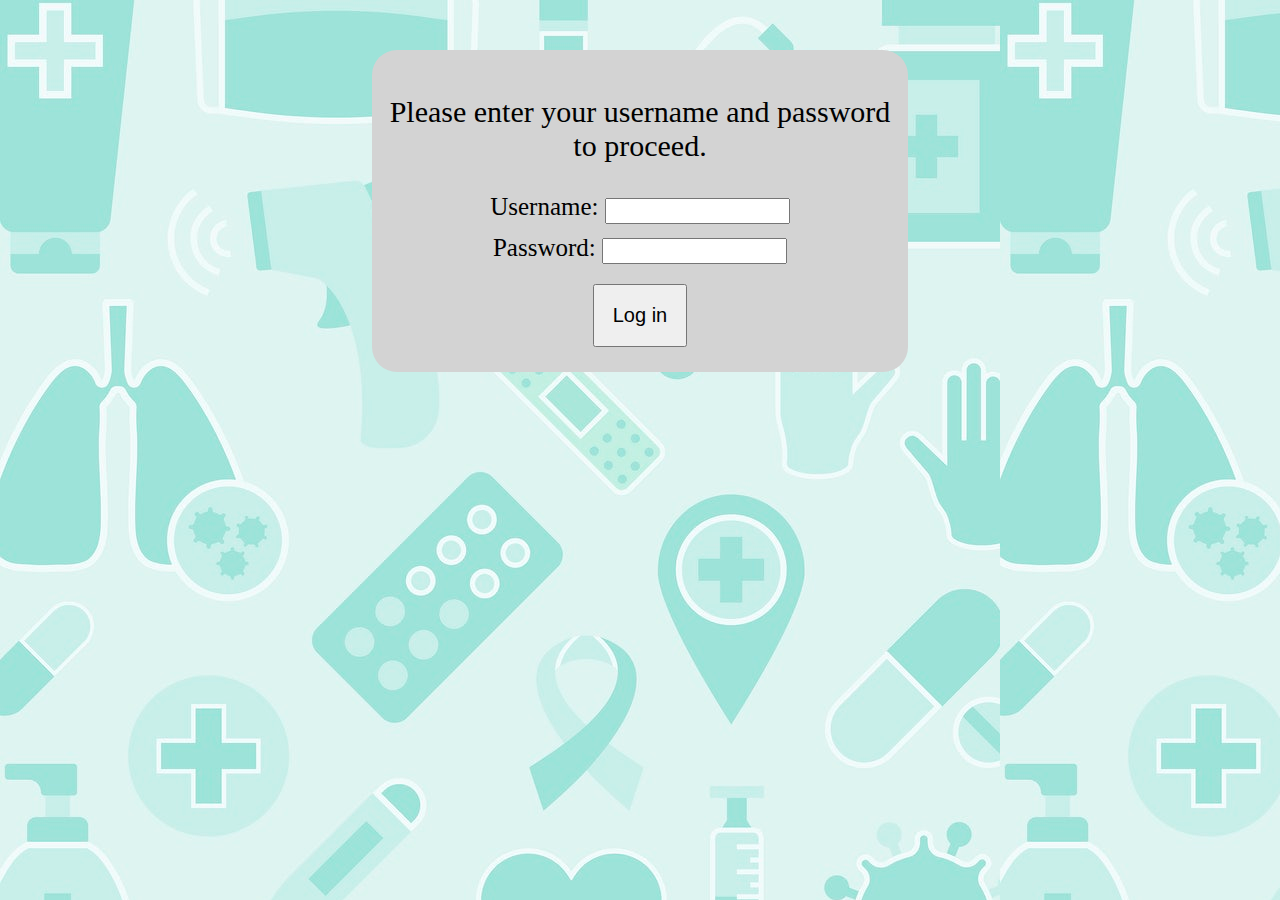
<file: index.html>
<!DOCTYPE html>
<html>

<head>
    <meta charset='utf-8'>
    <meta http-equiv='X-UA-Compatible' content='IE=edge'>
    <title>Log in</title>
    <meta name='viewport' content='width=device-width, initial-scale=1'>
    <link rel='stylesheet' type='text/css' media='screen' href='index.css'>

    <!-- HTML and Javascript code written by Dan Bartels -->
    <script src="https://code.jquery.com/jquery-3.6.0.min.js"></script>
</head>

<body>
    <!-- Containter for the log in form -->
    <div id="loginDiv">
        <form id="loginForm">
            <p>Please enter your username and password to proceed.</p>
            <label for="nameLogin">Username:</label>
            <input input="text" id="nameLogin" name="nameLogin"><br>

            <label for="passwordLogin">Password:</label>
            <input type="text" id="passwordLogin" name="passwordLogin"><br>

            <!-- Calls the submitLogin function -->
            <button type="button" onclick="submitLogin()">Log in</button>
        </form>
    </div>
    <script>
        function submitLogin() {
            //test
            // Variables to assign if a parameter is correct or not
            var nameCorrect = false;
            var passCorrect = false;

            // Validation for login name checks to make sure fields are filled out.
            if ((document.getElementById("nameLogin").value == "") || (document.getElementById("nameLogin").value == "Must be filled out")) {
                nameCorrect = false;
                document.getElementById("nameLogin").style.backgroundColor = "#FFCCCC";
                document.getElementById("nameLogin").value = "Must be filled out";
            } else {
                document.getElementById("nameLogin").style.backgroundColor = "";
                nameCorrect = true;
            }

            // Validation for password checks to make sure fields are filled out.
            if ((document.getElementById("passwordLogin").value == "") || (document.getElementById("passwordLogin").value == "Must be filled out")) {
                passCorrect = false;
                document.getElementById("passwordLogin").style.backgroundColor = "#FFCCCC";
                document.getElementById("passwordLogin").value = "Must be filled out";
            } else {
                document.getElementById("passwordLogin").style.backgroundColor = "";
                passCorrect = true;
            }

            // Check if everything came out right 
            if (nameCorrect == true && passCorrect == true) {
                document.location.href = "main.html"
            }

            $.post("checkuser.php", $("#loginForm").serialize(), function (data) {
                console.log(data);
                if (data == '1') {
                    window.location = 'main.php';
                } else {
                    alert('Invalid credentials!!!!!!!!!!');
                }
            });
        }
    </script>
</body>

</html>
</file>
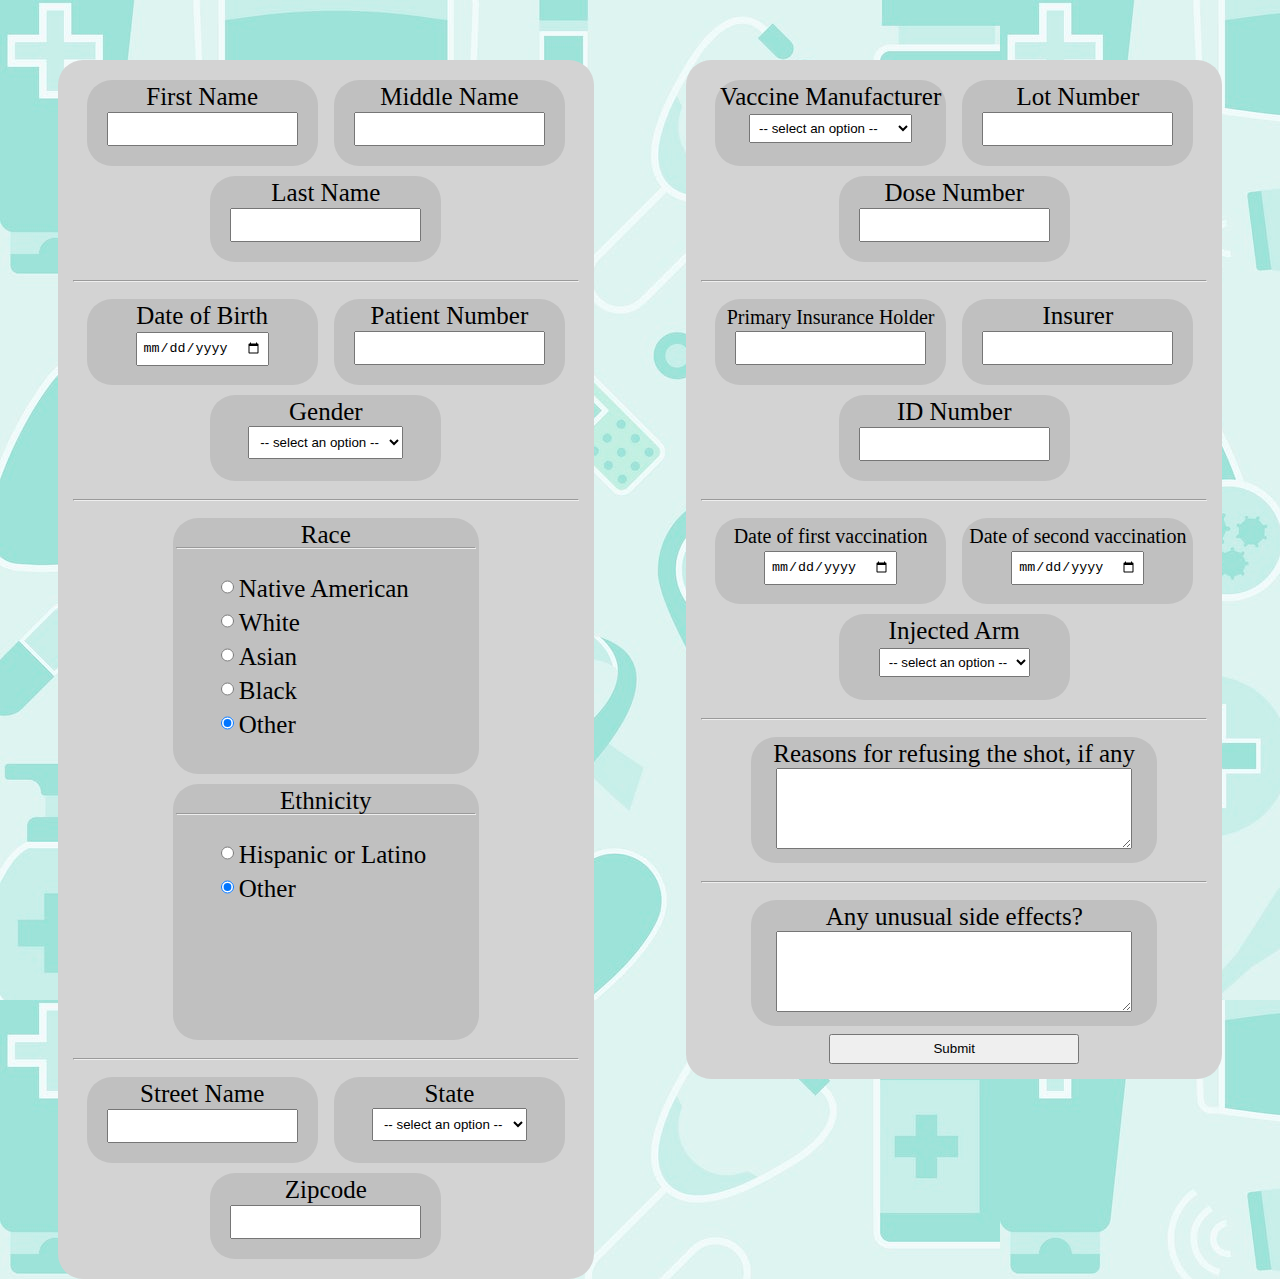
<file: input.html>
<!DOCTYPE html>
<html>
<head>
    <meta charset='utf-8'>
    <meta http-equiv='X-UA-Compatible' content='IE=edge'>
    <title>COVID Info</title>
    <meta name='viewport' content='width=device-width, initial-scale=1'>
    <link rel='stylesheet' type='text/css' media='screen' href='input.css'>

    <!-- HTML and Javascript code written by Dan Bartels -->

</head>
<body>
    <!-- Container for vaccination form 1-->
    <div id="vaccForm">
        <form id="vaccInfo">
            <div class="labelbox">
                <label for="fName">First Name</label>
                <input type="text" id="fName" name="fName">
            </div>
            <div class="labelbox">
                <label for="mName">Middle Name</label>
                <input type="text" id="mName" name="mName">
            </div>
            <div class="labelbox">
                <label for="lName">Last Name</label>
                <input type="text" id="lName" name="lName">
            </div>
            <hr>
            <div class="labelbox">
                <label for="dob">Date of Birth</label>
                <input type="date" id="dob" name="dob">
            </div>
            <div class="labelbox">
                <label for="patientNumber">Patient Number</label>
                <input type="text" id="patientNumber" name="patientNumber">
            </div>

            <!-- A drop down that offers multiple choices -->
            <div class="labelbox">
                <label for="gender">Gender</label>
                <select id="gender" name="gender" class="required">
                    <option disabled selected value> -- select an option -- </option>
                    <option value="male">Male</option>
                    <option value="female">Female</option>
                    <option value="other">Other</option>
                </select>
            </div>
            <hr>
            <div class="labelboxTest">
                <!-- Race and Ethnicity includes boxes that you click to fill in -->
                <p>Race</p>
                <hr>
                <ul>
                    <li><input type="radio" id="race1" name="race" value="nativeAmerican">Native American</li>
                    <li><input type="radio" id="race2" name="race" value="white">White</li>
                    <li><input type="radio" id="race3" name="race" value="asian">Asian</li>
                    <li><input type="radio" id="race4" name="race" value="black">Black</li>
                    <li><input type="radio" id="race5" name="race" value="other" checked>Other</li>
                </ul>
            </div>
            <div class="labelboxTest">
                <p>Ethnicity</p>
                <hr>
                <ul>
                    <li><input type="radio" id="ethnicity1" name="ethnicity" value="HispanicLatino">Hispanic or Latino</li>
                    <li><input type="radio" id="ethnicity2" name="ethnicity" value="Other" checked>Other</li>
                    
                </ul>
            </div>  
            <hr>
            <div class="labelbox">
                <label for="street">Street Name</label>
                <input type="text" id="street" name="street">
            </div>
            <div class="labelbox">
                <label for="state">State</label>
                <!-- Another drop down menu to choose your state -->
                <select id="state" name="state" class="required">
                    <option disabled selected value> -- select an option -- </option>
                    <option value="Alabama">AL</option>
                    <option value="Alaska">AK</option>
                    <option value="Arizona">AZ</option>
                    <option value="Arkansas">AR</option>
                    <option value="California">CA</option>
                    <option value="Colorado">CO</option>
                    <option value="Connecticut">CT</option>
                    <option value="Delaware">DE</option>
                    <option value="Florida">FL</option>
                    <option value="Georgia">GA</option>
                    <option value="Hawaii">HI</option>
                    <option value="Idaho">ID</option>
                    <option value="Illinois">IL</option>
                    <option value="Indiana">IN</option>
                    <option value="Iowa">IA</option>
                    <option value="Kansas">KS</option>
                    <option value="Kentucky">KY</option>
                    <option value="Louisiana">LA</option>
                    <option value="Maine">ME</option>
                    <option value="Maryland">MD</option>
                    <option value="Massachusetts">MA</option>
                    <option value="Michigan">MI </option>
                    <option value="Minnesota">MN</option>
                    <option value="Mississippi">MS</option>
                    <option value="Missouri">MO</option>
                    <option value="Montana">MT</option>
                    <option value="Nebraska">NE</option>
                    <option value="Nevada">NV</option>
                    <option value="New Hampshire">NH</option>
                    <option value="New Jersey">NJ</option>
                    <option value="New Mexico">NM</option>
                    <option value="New York">NY</option>
                    <option value="North Carolina">NC</option>
                    <option value="North Dakota">ND</option>
                    <option value="Ohio">OH</option>
                    <option value="Oklahoma">OK</option>
                    <option value="Oregon">OR</option>
                    <option value="Pennsylvania">PA</option>
                    <option value="Rhode Island">RI</option>
                    <option value="South Carolina">SC</option>
                    <option value="South Dakota">SD</option>
                    <option value="Tennessee">TN</option>
                    <option value="Texas">TX</option>
                    <option value="Utah">UT</option>
                    <option value="Vermont">VT</option>
                    <option value="Virginia">VA</option>
                    <option value="Washington">WA</option>
                    <option value="West Virginia">MWV</option>
                    <option value="Wisconsin">WI</option>
                    <option value="Wyoming">WY</option>
                </select>
            </div>
            <div class="labelbox">
                <label for="zip">Zipcode</label>
                <input type="text" id="zip" name="zip">
            </div><br>
        </form>
    </div>

<!-- Container for vaccination form 2 -->
    <div id="vaccForm2">
        <form id="vaccInfo">
            <div class="labelbox">
                <label for="vaccine">Vaccine Manufacturer</label>
                <!-- Drop down to choose a vaccine -->
                <select id="vaccine" name="vaccine" class="required">
                    <option disabled selected value> -- select an option -- </option>
                    <option value="moderna">Moderna</option>
                    <option value="pfizer">Pfizer</option>
                    <option value="johnson&johnson">Johnson and Johnson</option>
                </select>
            </div>
            <div class="labelbox">
                <label for="lot">Lot Number</label>
                <input type="text" id="lot" name="lot">
            </div>
            <div class="labelbox">
                <label for="doseNumber">Dose Number</label>
                <input type="text" id="doseNumber" name="doseNumber">
            </div>
            <hr>
            <div class="labelbox">
                <label for="pih" style="font-size: 20px;">Primary Insurance Holder</label>
                <input type="text" id="pih" name="pih">
            </div>
            <div class="labelbox">
                <label for="insurer">Insurer</label>
                <input type="text" id="insurer" name="insurer">
            </div>
            <div class="labelbox">
                <label for="pid">ID Number</label>
                <input type="text" id="pid" name="pid">
            </div>
            <hr>
            <div class="labelbox">
                <label for="vDate1" style="font-size: 20px">Date of first vaccination</label>
                <input type="date" id="vDate1" name="vDate1">
            </div>
            <div class="labelbox">
                <label for="vDate2" style="font-size: 20px">Date of second vaccination</label>
                <input type="date" id="vDate2" name="vDate2">
            </div>
            <div class="labelbox">
                <label for="arm">Injected Arm</label>
                <!-- Drop down to choose the arm the vaccine was delivered to -->
                <select id="arm" name="arm" class="required">
                    <option disabled selected value> -- select an option -- </option>
                    <option value="left">Left</option>
                    <option value="right">Right</option>
                </select>
            </div>
            <hr>
            <div class="labelbox3">
                <label for="denied">Reasons for refusing the shot, if any</label>
                <textarea id="notes" name="denied" rows="4" cols="50">
                </textarea>
            </div>
            <hr>
            <div class="labelbox3">
                <label for="notes">Any unusual side effects?</label>
                <textarea id="notes" name="notes" rows="4" cols="50">
                </textarea>
            </div>
            <br>
            <button type="button" id="submit" onclick="confirm()">Submit</button>   
        </form>
    </div>

    <script>
        function confirm() {

            // Pattern use to check for symbols in match function
            var format = /[ `!@#$%^&*()_+\-=\[\]{};':"\\|,.<>\/?~]/;

            // Pattern used to check format of street address
            var format2 = /[ `!@#$%^&*()_+\-=\[\]{};':"\\|,<>\/?~]/;

            // Pattern use to test for numbers in match function
            var numbers = /[0-9]+/;

            // Variables to assign if a parameter is correct or not
            var fNameCorrect = false;
            var lNameCorrect = false;
            var mNameCorrect = false;
            var dobCorrect = false;
            var genderCorrect = false;
            var ethnicityCorrect = false;
            var patientNumberCorrect = false;
            var vaccineCorrect = false;
            var zipCorrect = false;
            var streetCorrect = false;
            var armCorrect = false;
            var lotCorrect = false;
            var pihCorrect = false;
            var insurerCorrect = false;
            var doseCorrect = false;
            var pidCorrect = false;
            var vDate1 = false;
            var vDate2 = false;

            /* Validate first name by checking if it is empty, contains any numbers, or contains any symbols */
            if ((document.getElementById("fName").value == "") || (document.getElementById("fName").value == "Must be filled out") || (document.getElementById("fName").value == "Cannot contain numbers" || (document.getElementById("fName").value == "Invalid symbols included"))) {
                fNameCorrect = false;
                document.getElementById("fName").style.backgroundColor="#FFCCCC";
                document.getElementById("fName").value="Must be filled out";
            }   else if (document.getElementById("fName").value.match(numbers)) {
                fNameCorrect = false;
                document.getElementById("fName").style.backgroundColor="#FFCCCC";
                document.getElementById("fName").value = "Cannot contain numbers";
            }   else if (document.getElementById("fName").value.match(format)) {
                fNameCorrect = false;
                document.getElementById("fName").style.backgroundColor="#FFCCCC";
                document.getElementById("fName").value = "Invalid symbols included";
            }  else {
                document.getElementById("fName").style.backgroundColor = "";
                fNameCorrect = true;

            }

            /* Validate middle name by checking if it is empty, contains any numbers, or contains any symbols */
            if ((document.getElementById("mName").value == "") || (document.getElementById("mName").value == "Must be filled out") || (document.getElementById("mName").value == "Cannot contain numbers" || (document.getElementById("mName").value == "Invalid symbols included"))) {
                mNameCorrect = false;
                document.getElementById("mName").style.backgroundColor="#FFCCCC";
                document.getElementById("mName").value="Must be filled out";
            }   else if (document.getElementById("mName").value.match(numbers)) {
                mNameCorrect = false;
                document.getElementById("mName").style.backgroundColor="#FFCCCC";
                document.getElementById("mName").value = "Cannot contain numbers";
            }   else if (document.getElementById("mName").value.match(format)) {
                mNameCorrect = false;
                document.getElementById("mName").style.backgroundColor="#FFCCCC";
                document.getElementById("mName").value = "Invalid symbols included";
            }   else {
                document.getElementById("mName").style.backgroundColor = "";
                mNameCorrect = true;

            }
            
            /* Validate last name by checking if it is empty, contains any numbers, or contains any symbols */
            if ((document.getElementById("lName").value=="") || (document.getElementById("lName").value=="Must be filled out") || (document.getElementById("lName").value == "Cannot contain numbers" || document.getElementById("lName").value == "Invalid symbols included")) {
                lNameCorrect = false;
                document.getElementById("lName").style.backgroundColor="#FFCCCC";
                document.getElementById("lName").value="Must be filled out";
            } else if (document.getElementById("lName").value.match(numbers)) {
                lNameCorrect = false;
                document.getElementById("lName").style.backgroundColor="#FFCCCC";
                document.getElementById("lName").value="Cannot contain numbers";
            } else if (document.getElementById("lName").value.match(format)) {
                lNameCorrect = false;
                document.getElementById("lName").style.backgroundColor="#FFCCCC";
                document.getElementById("lName").value="Invalid symbols included";
            }   else {
                document.getElementById("lName").style.backgroundColor="";
                lNameCorrect = true;
            }

            /* Validate Date of Birth */
            if (document.getElementById("dob").value=="") {
                dobCorrect = false;
                document.getElementById("dob").style.backgroundColor="#FFCCCC";
            }  else {
                document.getElementById("dob").style.backgroundColor="";
                dobCorrect = true;
            }

            /* Validate patient number checking if it contains any letters or symbols */
            if ((document.getElementById("patientNumber").value=="") || (!document.getElementById("patientNumber").value.match(numbers))) {
                var patientNumberCorrect = false;
                document.getElementById("patientNumber").style.backgroundColor="#FFCCCC";
                document.getElementById("patientNumber").value="Must be numbers";

            } else {
                document.getElementById("patientNumber").style.backgroundColor="";
                patientNumberCorrect = true;
            }

            /* Validate gender */
            if (document.getElementById("gender").value=="male" || document.getElementById("gender").value=="female" || document.getElementById("gender").value=="other" ) {
                document.getElementById("gender").style.backgroundColor="";
                genderCorrect = true;
            } else {
                genderCorrect = false;
                document.getElementById("gender").style.backgroundColor="#FFCCCC";
                document.getElementById("gender").value=="Select an option";
            }

            /* Validate street address by checking if it is empty or if it contains symbols */
            if ((document.getElementById("street").value=="") || (document.getElementById("street").value=="Must be filled out") || (document.getElementById("street").value=="Invalid symbols included")) {
                streetCorrect = false;
                document.getElementById("street").style.backgroundColor="#FFCCCC";
                document.getElementById("street").value="Must be filled out";                
            } else if (document.getElementById("street").value.match(format2)) {
                streetCorrect = false;
                document.getElementById("street").style.background="#FFCCCC";
                document.getElementById("street").value="Invalid symbols included";                
            } else {
                document.getElementById("street").style.backgroundColor="";
                streetCorrect = true;
            }

            /* Validate state */

            if (!(document.getElementById("state").value== "")) {
                document.getElementById("state").style.backgroundColor="";
                stateCorrect = true;
            } else {
                stateCorrect = false;
                document.getElementById("state").style.backgroundColor="#FFCCCC";
            }

            /* Validate zipcode by checking if it contains any letters or if it is over 5 digits*/
            if ((document.getElementById("zip").value=="") || (!document.getElementById("zip").value.match(numbers))) {
                var zipCorrect = false;
                document.getElementById("zip").style.backgroundColor="#FFCCCC";
                document.getElementById("zip").value="Must be numbers";

            }   else if (!(document.getElementById("zip").value.length == 5)) {
                var zipCorrect = false;
                document.getElementById("zip").style.backgroundColor="#FFCCCC";
                document.getElementById("zip").value="Zipcode must be 5 digits";
            } else {
                document.getElementById("zip").style.backgroundColor="";
                zipCorrect = true;
            }

            /* Validate type of vaccine by checking if an option is selected */
            if (document.getElementById("vaccine").value=="moderna" || document.getElementById("vaccine").value=="pfizer" || document.getElementById("vaccine").value=="johnson&johnson" ) {
                document.getElementById("vaccine").style.backgroundColor="";
                vaccineCorrect = true;
            } else {
                vaccineCorrect = false;
                document.getElementById("vaccine").style.backgroundColor="#FFCCCC";
                document.getElementById("vaccine").value=="Select an option";
            }

            /* Validate lot number by checking if it is empty or contains any symbols  */
            if ((document.getElementById("lot").value=="") || (document.getElementById("lot").value=="Must be filled out") || (document.getElementById("lot").value=="Invalid symbols included")) {
                lotCorrect = false;
                document.getElementById("lot").style.backgroundColor="#FFCCCC";
                document.getElementById("lot").value="Must be filled out";
                
            } else if (document.getElementById("lot").value.match(format2)) {
                lotCorrect = false;
                document.getElementById("lot").style.backgroundColor="#FFCCCC";
                document.getElementById("lot").value="Invalid symbols included";
                
            } else {
                document.getElementById("lot").style.backgroundColor="";
                lotCorrect = true;
            }

            /* Validate dose number by checking if it contains any letters or symbols */
            if ((document.getElementById("doseNumber").value=="") || (!document.getElementById("doseNumber").value.match(numbers))) {
                var doseCorrect = false;
                document.getElementById("doseNumber").style.backgroundColor="#FFCCCC";
                document.getElementById("doseNumber").value="Must be numbers";

            } else {
                document.getElementById("doseNumber").style.backgroundColor="";
                doseCorrect = true;
            }

            /* Validate primary insurance holder by checking if it is empty, contains any numbers, or contains any symbols */
            if ((document.getElementById("pih").value=="") || (document.getElementById("pih").value=="Must be filled out") || (document.getElementById("pih").value == "Cannot contain numbers") || (document.getElementById("pih").value == "Invalid symbols included")) {
                pihCorrect = false;
                document.getElementById("pih").style.backgroundColor="#FFCCCC";
                document.getElementById("pih").value="Must be filled out";
            } else if (document.getElementById("pih").value.match(numbers)) {
                pihCorrect = false;
                document.getElementById("pih").style.backgroundColor="#FFCCCC";
                document.getElementById("pih").value="Cannot contain numbers";
            } else if (document.getElementById("pih").value.match(format)) {
                pihCorrect = false;
                document.getElementById("pih").style.backgroundColor="#FFCCCC";
                document.getElementById("pih").value="Invalid symbols included";
            }   else {
                document.getElementById("pih").style.backgroundColor="";
                pihCorrect = true;
            }

            /* Validate insurer by checking if it is empty, contains any numbers, or contains any symbols  */
            if ((document.getElementById("insurer").value=="") || (document.getElementById("insurer").value=="Must be filled out") || (document.getElementById("insurer").value == "Cannot contain numbers") || (document.getElementById("insurer").value == "Invalid symbols included")) {
                insurerCorrect = false;
                document.getElementById("insurer").style.backgroundColor="#FFCCCC";
                document.getElementById("insurer").value="Must be filled out";
            } else if (document.getElementById("insurer").value.match(numbers)) {
                insurerCorrect = false;
                document.getElementById("insurer").style.backgroundColor="#FFCCCC";
                document.getElementById("insurer").value="Cannot contain numbers";
            } else if (document.getElementById("insurer").value.match(format)) {
                insurerCorrect = false;
                document.getElementById("insurer").style.backgroundColor="#FFCCCC";
                document.getElementById("insurer").value="Invalid symbols included";
            }   else {
                document.getElementById("insurer").style.backgroundColor="";
                insurerCorrect = true;
            }

            /* Validate pid by checking if it is empty, contains any numbers, or contains any symbols  */
            if ((document.getElementById("pid").value=="") || (document.getElementById("pid").value=="Must be filled out") || (document.getElementById("pid").value=="Invalid symbols included")) {
                pidCorrect = false;
                document.getElementById("pid").style.backgroundColor="#FFCCCC";
                document.getElementById("pid").value="Must be filled out";
                
            } else if (document.getElementById("pid").value.match(format2)) {
                pidCorrect = false;
                document.getElementById("pid").style.backgroundColor="#FFCCCC";
                document.getElementById("pid").value="Invalid symbols included";
                
            } else {
                document.getElementById("pid").style.backgroundColor="";
                pidCorrect = true;
            }

            /* Validate first shot date by checking if it was filled out */
            if (document.getElementById("vDate1").value=="") {
                vDate1Correct = false;
                document.getElementById("vDate1").style.backgroundColor="#FFCCCC";
            }  else {
                document.getElementById("vDate1").style.backgroundColor="";
                vDate1Correct = true;
            }

            /* Validate second shot date by checkign if it was filled out */
            if (document.getElementById("vDate2").value=="") {
                vDate2Correct = false;
                document.getElementById("vDate2").style.backgroundColor="#FFCCCC";
            }  else {
                document.getElementById("vDate2").style.backgroundColor="";
                vDate2Correct = true;
            }

            /* Validate arm used for shot by ch ecking an option was chosen */
            if (document.getElementById("arm").value=="left" || document.getElementById("arm").value=="right") {
                document.getElementById("arm").style.backgroundColor="";
                armCorrect = true;
            } else {
                armCorrect = false;
                document.getElementById("arm").style.backgroundColor="#FFCCCC";
                document.getElementById("arm").value=="Select an option";
            }



            /* Check everything is validated */
            if (fNameCorrect && mNameCorrect && lNameCorrect && dobCorrect && patientNumberCorrect && genderCorrect && streetCorrect && stateCorrect && zipCorrect && vaccineCorrect && lotCorrect && doseCorrect && pihCorrect && insurerCorrect && pidCorrect && vDate1Correct && vDate2Correct && armCorrect) {
                window.location.href="test.html";
                
            } 
            

        
        }

    </script>
</body>
</html>
</file>
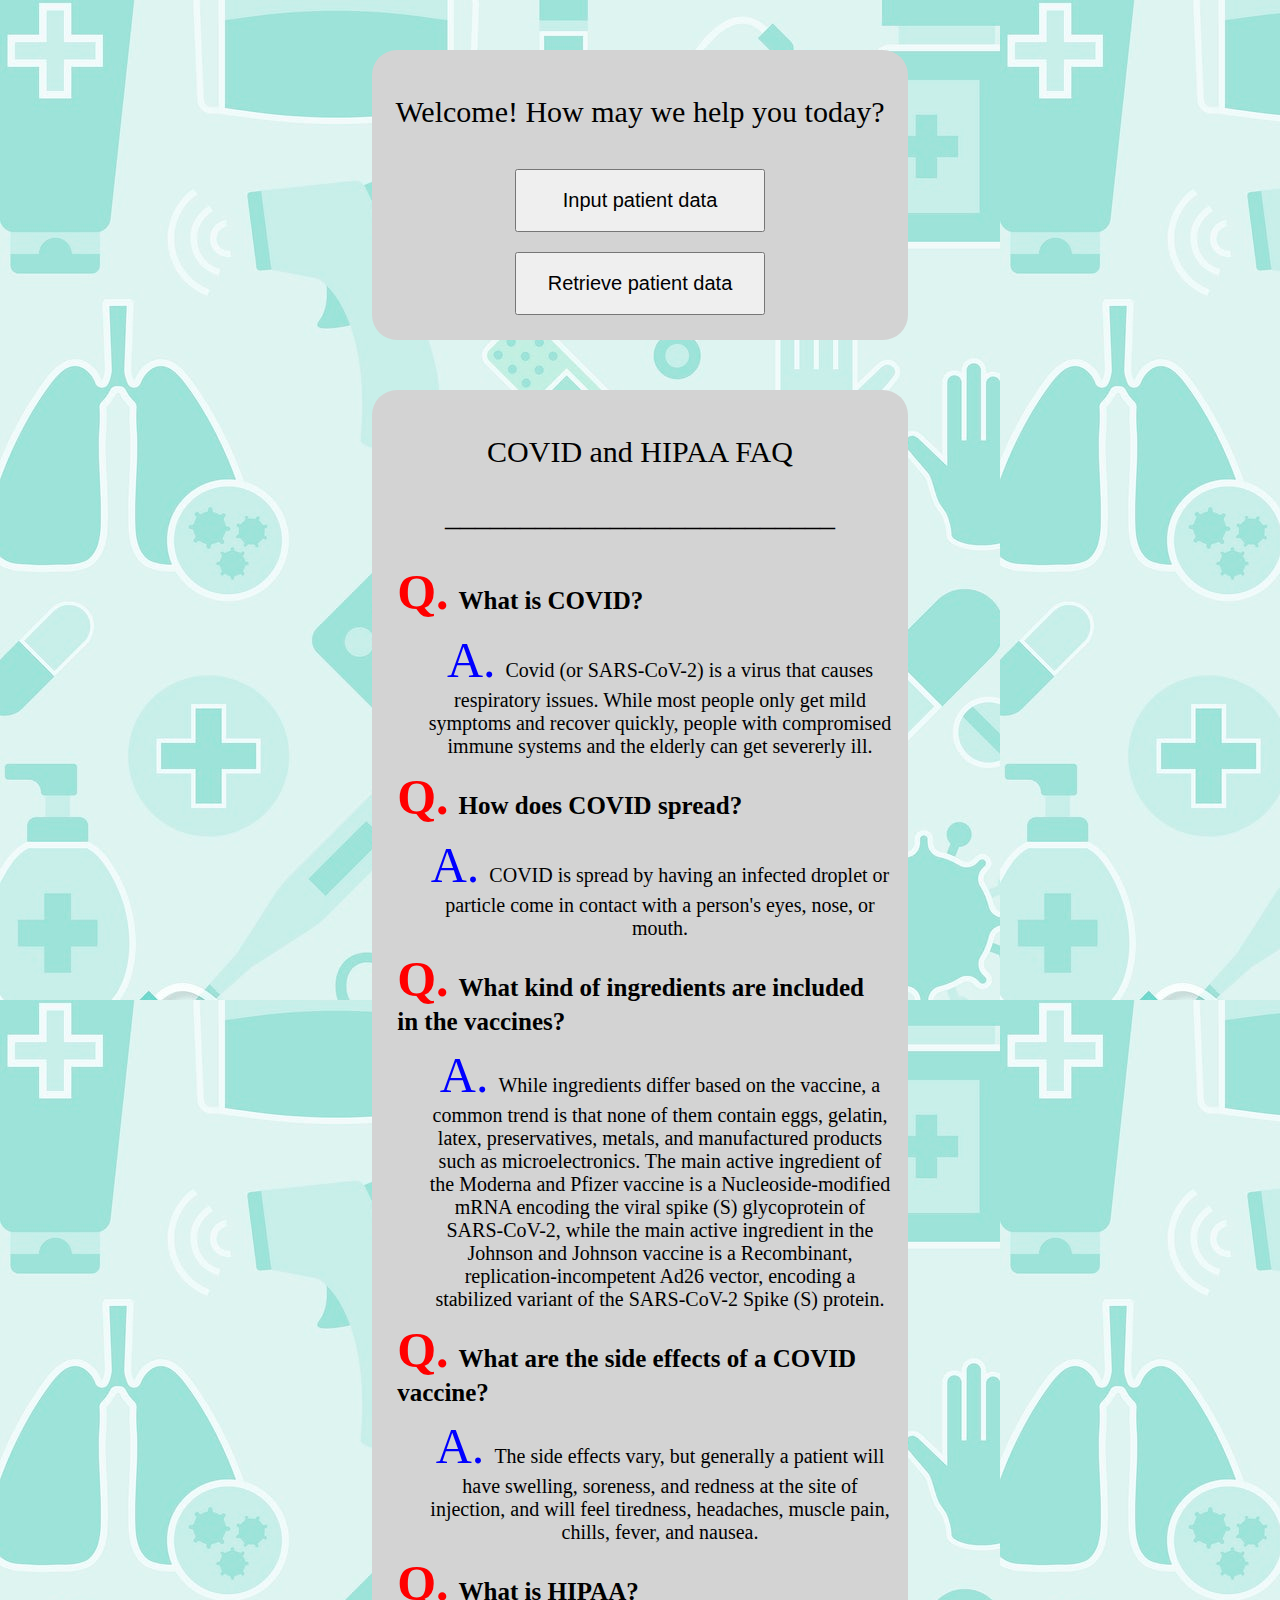
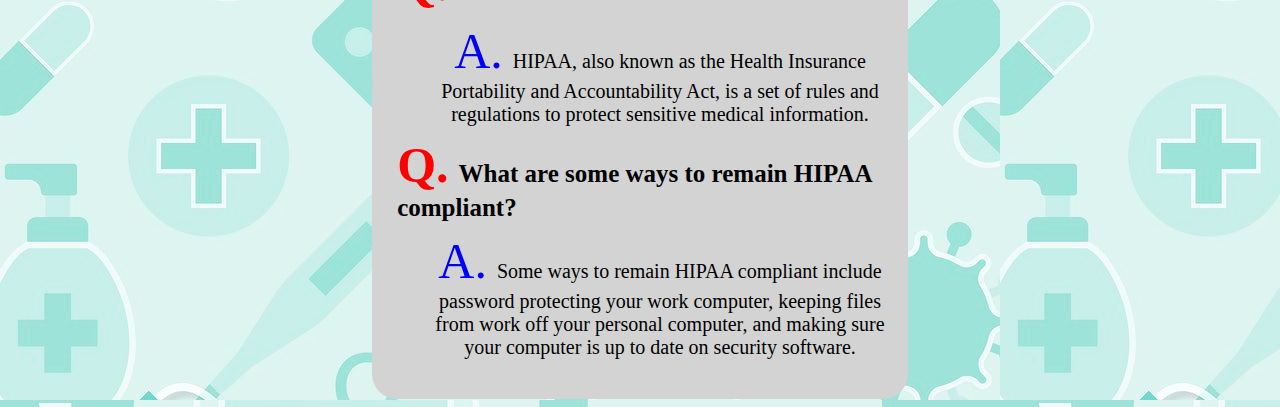
<file: main.html>
<!DOCTYPE html>
<html>
<head>
    <meta charset='utf-8'>
    <meta http-equiv='X-UA-Compatible' content='IE=edge'>
    <title>Main page</title>
    <meta name='viewport' content='width=device-width, initial-scale=1'>
    <link rel='stylesheet' type='text/css' media='screen' href='main.css'>

    <!-- HTML and Javascript code written by Dan Bartels -->

</head>
<body>
    <!-- Container for choosing if you want to input or retrieve data -->
    <div id="choiceDiv">
        <p>Welcome! How may we help you today?</p>
        <button type="button" onclick="inputData()">Input patient data</button>
        <button type="button" onclick="retrieveData()">Retrieve patient data</button>
    </div>

    <!-- Container for a FAQ -->
    <div id="faqDiv">
        <p>COVID and HIPAA FAQ</p>
        <p>__________________________</p>
        <dl>
            <dt><span class="qFirstLetter">Q.</span>What is COVID?</dt>
                <dd><span class="aFirstLetter">A.</span>Covid (or SARS-CoV-2) is a virus that causes respiratory issues. While most people only get mild symptoms and recover quickly, people with compromised immune systems and the elderly can get severerly ill.</dd>
            <dt><span class="qFirstLetter">Q.</span>How does COVID spread?</dt>
                <dd><span class="aFirstLetter">A.</span>COVID is spread by having an infected droplet or particle come in contact with a person's eyes, nose, or mouth.</dd>
            <dt><span class="qFirstLetter">Q.</span>What kind of ingredients are included in the vaccines?</dt>
               <dd><span class="aFirstLetter">A.</span>While ingredients differ based on the vaccine, a common trend is that none of them contain eggs, gelatin, latex, preservatives, metals, and manufactured products such as microelectronics. The main active ingredient of the Moderna and Pfizer vaccine is a Nucleoside-modified mRNA encoding the viral spike (S) glycoprotein of SARS-CoV-2, while the main active ingredient in the Johnson and Johnson vaccine is a Recombinant, replication-incompetent Ad26 vector, encoding a stabilized variant of the SARS-CoV-2 Spike (S) protein.</dd>
            <dt><span class="qFirstLetter">Q.</span>What are the side effects of a COVID vaccine?</dt>
               <dd><span class="aFirstLetter">A.</span>The side effects vary, but generally a patient will have swelling, soreness, and redness at the site of injection, and will feel tiredness, headaches, muscle pain, chills, fever, and nausea.</dd>
            <dt><span class="qFirstLetter">Q.</span>What is HIPAA?</dt>
                <dd><span class="aFirstLetter">A.</span>HIPAA, also known as the Health Insurance Portability and Accountability Act, is a set of rules and regulations to protect sensitive medical information.</dd>
            <dt><span class="qFirstLetter">Q.</span>What are some ways to remain HIPAA compliant?</dt>
                <dd><span class="aFirstLetter">A.</span>Some ways to remain HIPAA compliant include password protecting your work computer, keeping files from work off your personal computer, and making sure your computer is up to date on security software.</dd>
        </dl>
    </div>

    <!-- Script currently sends you to the next webpage to carry out your request -->
    <script>
        function inputData() {
            window.location.href="input.html"
        }

        function retrieveData() {
            window.location.href="retrieve.html"
        }
    </script>
</body>
</html>
</file>
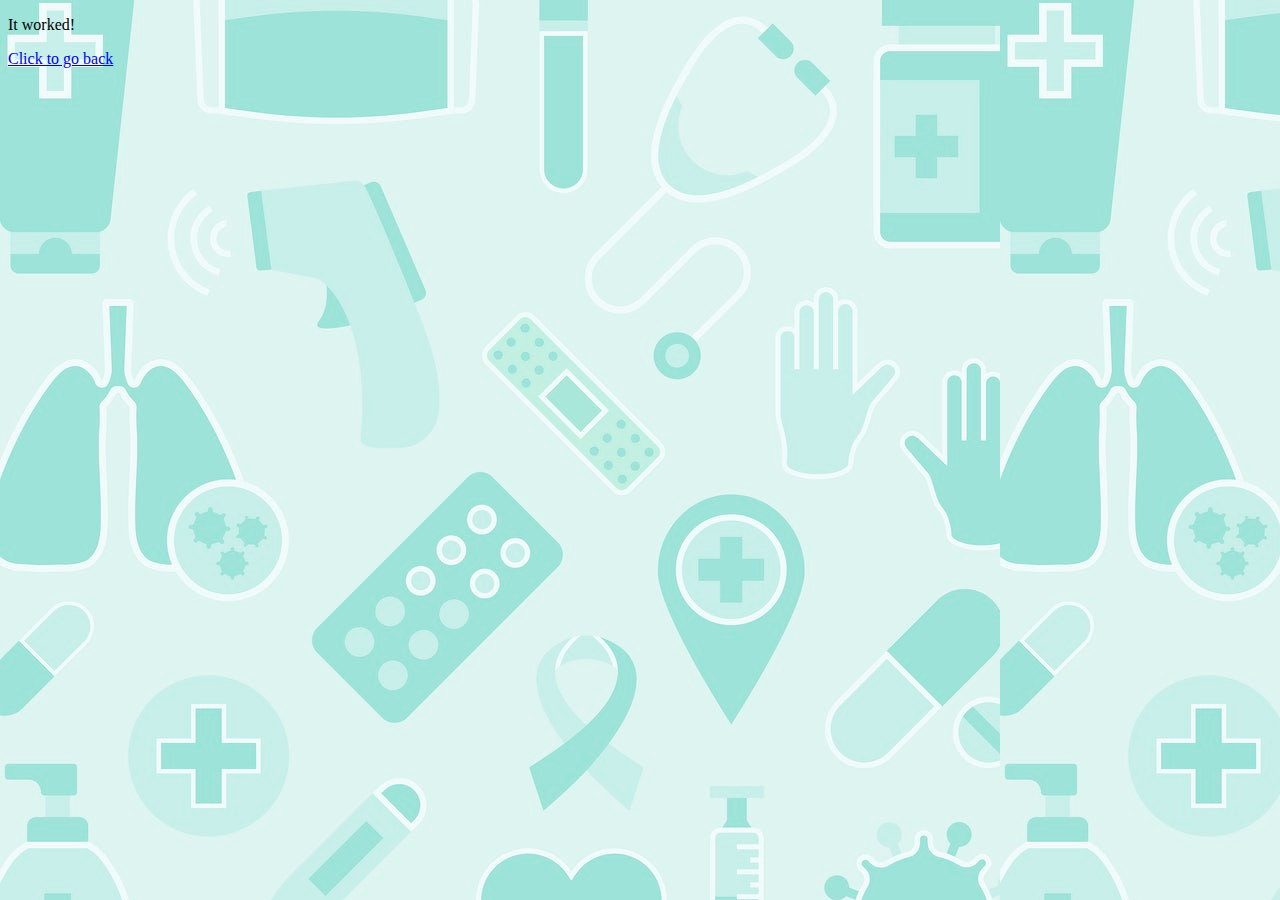
<file: test.html>
<!-- Made by Daniel P. Bartels -->
<!DOCTYPE html>
<html>
<head>
    <meta charset='utf-8'>
    <meta http-equiv='X-UA-Compatible' content='IE=edge'>
    <title>Test</title>
    <meta name='viewport' content='width=device-width, initial-scale=1'>
    <link rel='stylesheet' type='text/css' media='screen' href='test.css'>
    
</head>
<body>
    <p>It worked!</p>
    <a href="SystemsProject.html">Click to go back</a>
</body>
</html>
</file>
<file: index.css>
/* CSS code written by Dan Bartels */

body {
    margin-top: 10px;
    background-image: url("background.jpg");
}

#loginDiv {
    
    width: 40%;
    min-width: 400px;
    font-size: 25px;
    background-color: lightgray;
    margin: auto;
    margin-top: 50px;
    padding: 15px;
    text-align: center;
    border-radius: 25px;
}

#loginDiv label {
    margin-bottom: 5px;
}

#loginDiv input {
    margin-bottom: 10px;
    height: 20px;
    
}

#loginDiv p {
    font-size: 30px;
    
}

#loginDiv button {
    margin: 10px;
    padding: 18px;
    font-size: 20px;

}
</file>
<file: input.css>
/* CSS code written by Dan Bartels */

/* Sets up the background image */
body {
    margin-top: 10px;
    background-image: url("background.jpg");
}


/* Styles the div used for the form. Also centers content, though may choose to have it center at a different css point */
#vaccForm {
    background-color: lightgray;
    font-size: 25px;
    width: 40%;
    min-width: 425px;
    margin-left: 50px;
    padding: 15px;
    margin-top: 50px;
    border-radius: 25px;
    text-align: center;
    float: left;
    
}

#vaccForm input {
    height: 20px;
    padding: 5px;
}

#vaccForm select {
    display: block;
    margin: auto;
    margin-bottom: 5px;
    padding: 7px;
}

#vaccForm button {
    height: 30px;
}


/* Test for second form */
#vaccForm2 {
    background-color: lightgray;
    font-size: 25px;
    width: 40%;
    min-width: 425px;
    margin-right: 50px;
    padding: 15px;
    margin-top: 50px;
    border-radius: 25px;
    text-align: center;
    float: right;
    
}

#vaccForm2 input {
    height: 20px;
    padding: 5px;
}

#vaccForm2 select {
    margin-bottom: 5px;
    padding: 5px;
    
}

#vaccForm2 button {
    height: 30px;
}


textarea {
    max-width: 350px;
    min-width: 350px;

    max-height: 100px;
    min-height: 75px;
}

.labelbox {
    display: inline-block;
    /*clear: left;*/
    width: 225px;
    height: 80px;
    margin: 5px;
    background-color: #C0C0C0;
    padding: 3px;
    border-radius: 25px;
    text-align: center;
    vertical-align: top;
}

.labelbox2 {
    display: inline-block;
    /*clear: left;*/
    width: 300px;
    height: 80px;
    margin: 5px;
    background-color: #C0C0C0;
    padding: 3px;
    border-radius: 25px;
    text-align: center;
    vertical-align: top;
}

.labelbox3 {
    display: inline-block;
    /*clear: left;*/
    width: 400px;
    height: 120px;
    margin: 5px;
    background-color: #C0C0C0;
    padding: 3px;
    border-radius: 25px;
    vertical-align: top;
}

.labelboxTest {
    display: inline-block; 
    /*clear: left;*/
    width: 300px;
    height: 250px;
    margin: 5px;
    background-color: #C0C0C0;
    padding: 3px;
    border-radius: 25px;
    vertical-align: top;
 }

 .labelboxTest p {
    margin-top: 0px;
    margin-bottom: -15px;
 }

 ul {
    text-align: left;
    list-style-type: none;
 }

 ul li {
    margin-bottom: 5px;
    font-size: 25px;
 }

ul input {
    margin-right: 5px;
}

#submit {
    width: 250px;
}


@media screen and (max-width: 1200px) {
    .labelbox, .labelbox2, .labelbox3,.labelboxTest {
        /*display: block;*/
        clear: left;
        width: 400px;
        text-align: center;
    }

    input {
        display: block;
        margin: auto;
    }

    #vaccForm, #vaccForm2 {
        display: block;
        margin-top: 50px;
        margin-bottom: 25px;
        margin-left: auto;
        margin-right: auto;

    }
}
</file>
<file: main.css>
/* CSS code written by Dan Bartels */

body {
    margin-top: 10px;
    background-image: url("background.jpg");
}

#choiceDiv {
    display: block;
    width: 40%;
    min-width: 400px;
    background-color: lightgray;
    margin: auto;
    margin-top: 50px;
    padding: 15px;
    text-align: center;
    border-radius: 25px;

 
}

#choiceDiv p {
    font-size: 30px;
}

#choiceDiv button {
    margin: 10px;
    padding: 18px;
    font-size: 20px;
    width: 250px;
}

#faqDiv {
    display: block;
    width: 40%;
    min-width: 400px;
    font-size: 25px;
    background-color: lightgray;
    margin: auto;
    margin-top: 50px;
    padding: 15px;
    text-align: center;
    border-radius: 25px;
}

#faqDiv p {
    font-size: 30px;
}

#faqDiv dt {
    text-align: left;
    margin: 10px;
    font-weight: bold;
}

#faqDiv dd {
    font-size: 20px;
    margin-bottom: 10px;
}

.qFirstLetter {
    font-size: 50px;
    color: red;
    margin-right: 10px;
}

.aFirstLetter {
    font-size: 50px;
    color: #0000FF;
    margin-right: 10px;
}
</file>
<file: test.css>
/* CSS code written by Dan Bartels */

body {
    margin-top: 10px;
    background-image: url("background.jpg");
}

#vaccForm {
    background-color: lightgray;
    font-size: 25px;
    width: 40%;
    min-width: 425px;
    margin-left: 40px;
    padding: 15px;
    margin-top: 50px;
    border-radius: 25px;
    /*text-align: center;*/
    float: left;
    
}


.labelboxTest {
    display: inline-block;
    clear: left;
    /*width: 45%;*/
    width: 900px;
    height: 80px;
    margin: 5px;
    background-color: #C0C0C0;
    padding: 3px;
    border-radius: 25px;
}

#vaccForm label {
    margin-bottom: 5px;
}

#vaccForm input {
    margin-bottom: 10px;
    height: 20px;
    padding: 5px;
}

#vaccForm select {
    margin-bottom: 5px;
    padding: 5px;
}

#vaccForm button {
    height: 30px;
}

#vaccForm2 {
    background-color: lightgray;
    font-size: 25px;
    width: 40%;
    min-width: 425px;
    margin-right: 40px;
    padding: 15px;
    margin-top: 50px;
    border-radius: 25px;
    text-align: center;
    float: right;
    
}

#vaccForm2 label {
    margin-bottom: 5px;
}


#vaccForm2 input {
    margin-bottom: 10px;
    height: 20px;
    padding: 5px;
}

#vaccForm2 select {
    margin-bottom: 5px;
    padding: 5px;
}

#vaccForm2 button {
    height: 30px;
}

label, input {
    display: block;
    margin: auto;
}
</file>
